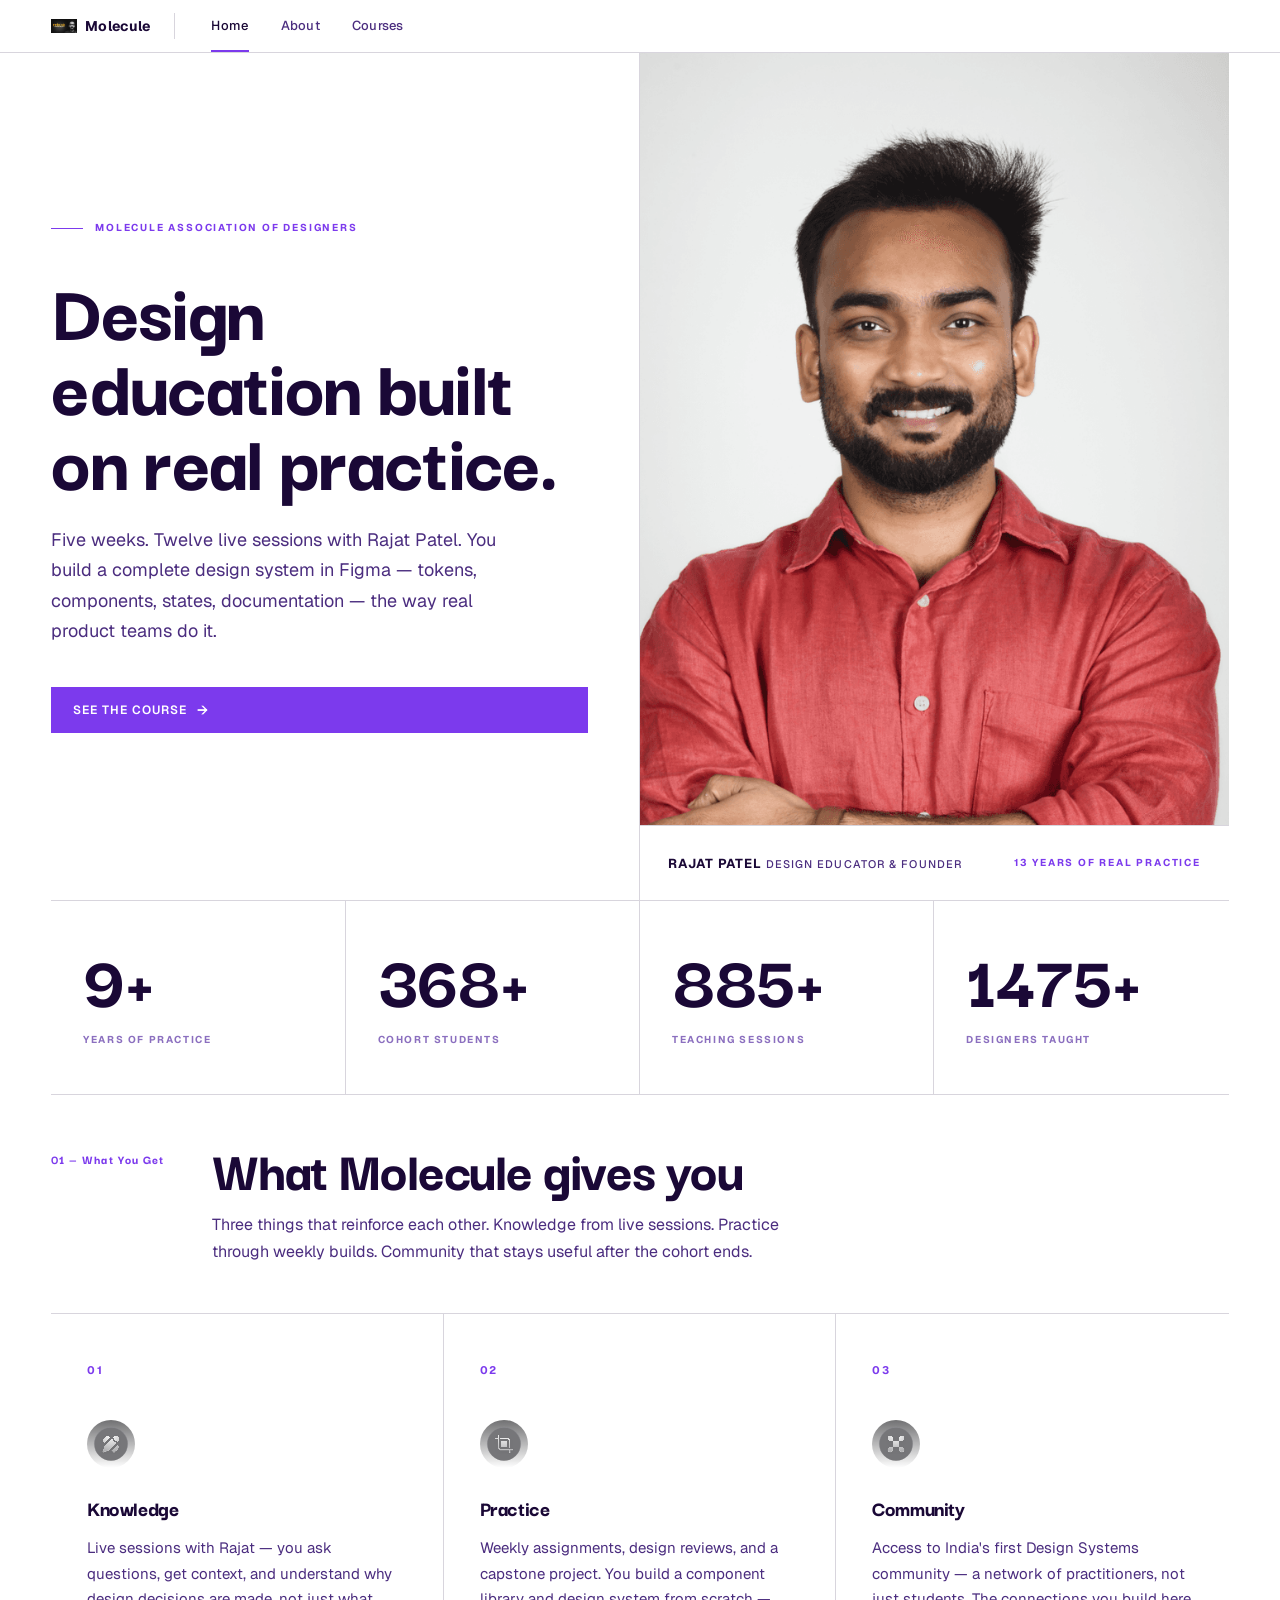
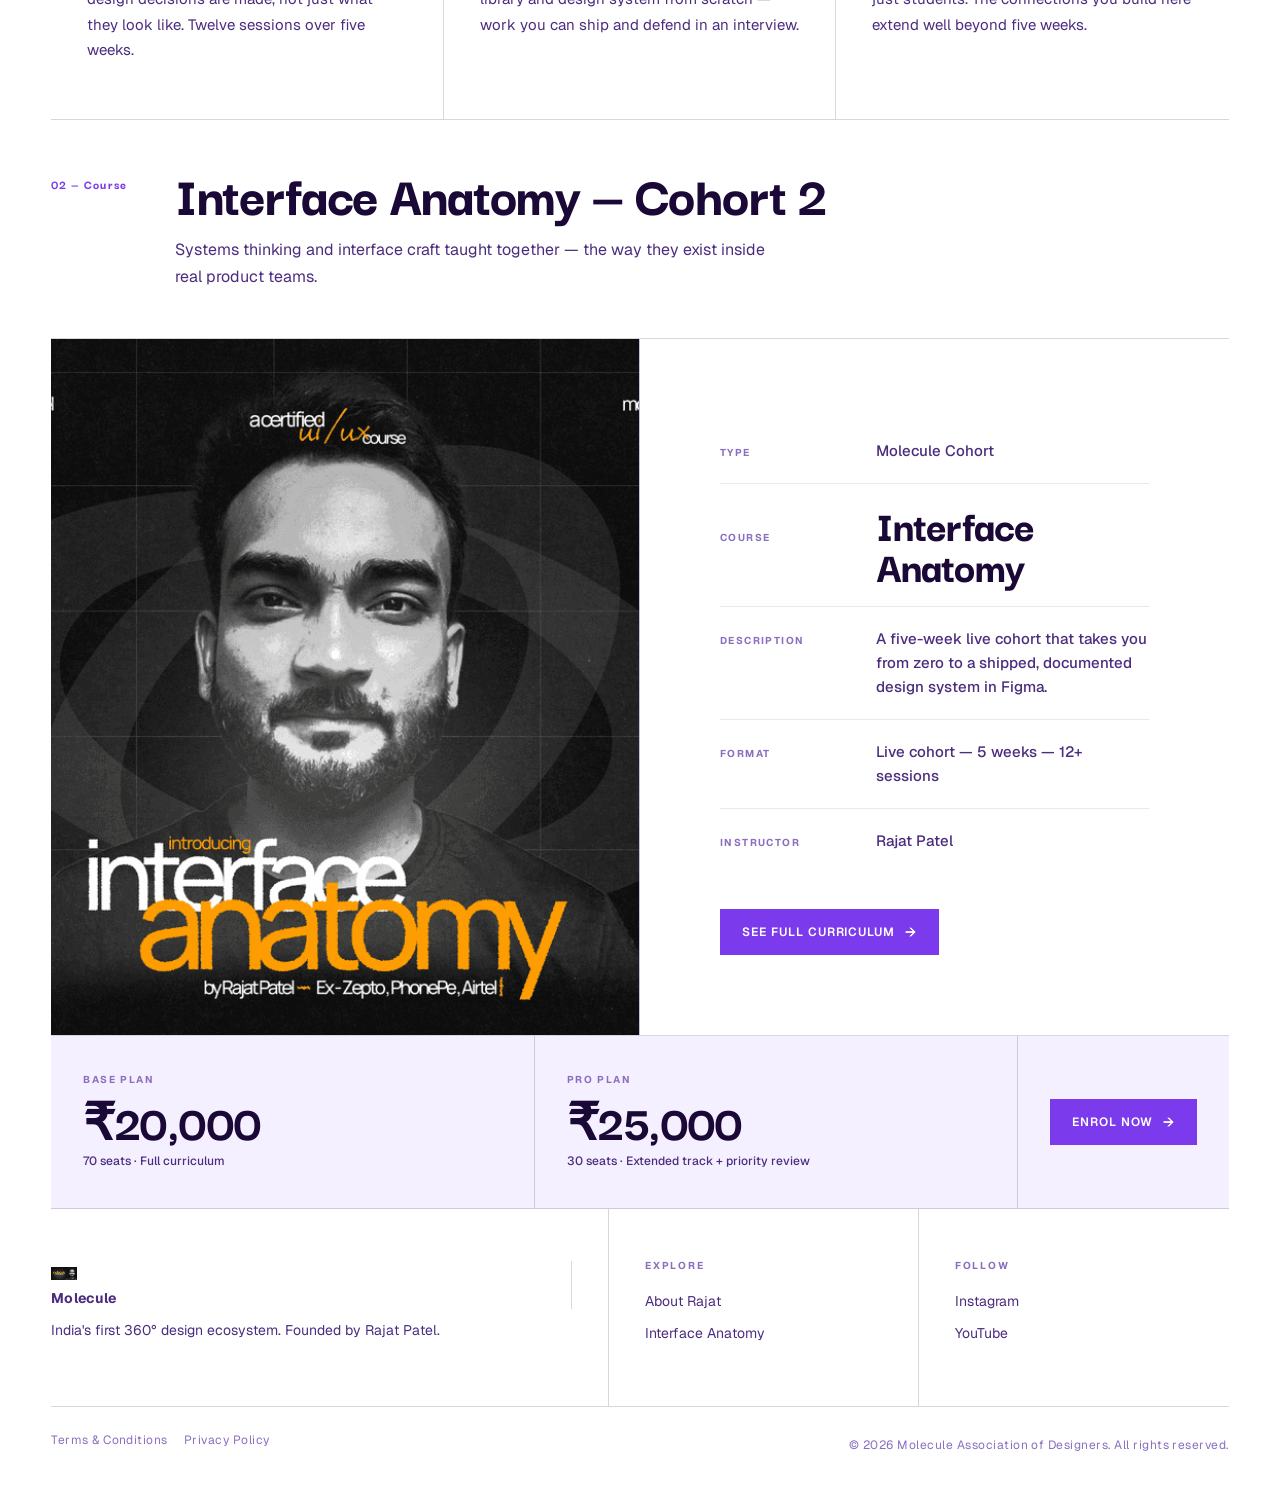
<file: index.html>
<!doctype html>
<html lang="en">
  <head>
    <meta charset="utf-8">
    <meta name="viewport" content="width=device-width, initial-scale=1">
    <title>Molecule Association of Designers</title>
    <meta name="description" content="Design education built on real practice. Live cohorts, systems-first curriculum, led by Rajat Patel — 13 years of product design experience.">
    <link rel="icon" type="image/svg+xml" href="assets/images/hero-mark.svg">
    <link rel="icon" type="image/png" href="assets/images/favicon.png">
    <link rel="stylesheet" href="styles.css">
  </head>
  <body>

    <!-- HEADER -->
    <header class="site-header">
      <div class="header-inner">
        <a class="brand" href="index.html" aria-label="Molecule home">
          <img src="assets/images/logo.png" alt="">
          <span>Molecule</span>
        </a>
        <nav class="nav" aria-label="Primary navigation">
          <a class="active" href="index.html">Home</a>
          <a href="about.html">About</a>
          <a href="interface-anatomy.html">Courses</a>
        </nav>
        <div class="header-actions">
          <button class="menu-button" type="button" aria-expanded="false" aria-controls="mobile-nav">Menu</button>
        </div>
      </div>
    </header>

    <nav class="mobile-nav" id="mobile-nav" aria-label="Mobile navigation">
      <a href="index.html">Home</a>
      <a href="about.html">About</a>
      <a href="interface-anatomy.html">Courses</a>
    </nav>

    <main>

      <!-- HERO -->
      <!-- Headline states what this IS and what it DOES. No avoidance language. -->
      <section class="hero wrap">

        <div class="hero-copy">
          <div class="hero-label">
            <span class="hero-label-line" aria-hidden="true"></span>
            <span class="hero-label-text">Molecule Association of Designers</span>
          </div>
          <h1>Design education built on real practice.</h1>
          <p class="hero-lede">Five weeks. Twelve live sessions with Rajat Patel. You build a complete design system in Figma — tokens, components, states, documentation — the way real product teams do it.</p>
          <a class="primary-action" href="interface-anatomy.html">See the Course</a>
        </div>

        <div class="hero-art">
          <div class="hero-portrait">
            <img src="assets/images/rajat.png" alt="Rajat Patel — Molecule founder and design educator">
          </div>
          <div class="hero-portrait-plate">
            <div>
              <span class="hero-portrait-name">Rajat Patel</span>
              <span class="hero-portrait-role">Design Educator &amp; Founder</span>
            </div>
            <span class="f-label f-label-orange">13 Years of Real Practice</span>
          </div>
        </div>

      </section>

      <!-- STATS -->
      <!-- Specific numbers. "2000+ Designers Taught" beats "24 Recognitions". -->
      <div class="stats-row wrap" data-stagger>
        <div class="stat-cell">
          <span class="stat-num" data-count="13">0</span>
          <span class="stat-label">Years of Practice</span>
        </div>
        <div class="stat-cell">
          <span class="stat-num" data-count="500">0</span>
          <span class="stat-label">Cohort Students</span>
        </div>
        <div class="stat-cell">
          <span class="stat-num" data-count="1200">0</span>
          <span class="stat-label">Teaching Sessions</span>
        </div>
        <div class="stat-cell">
          <span class="stat-num" data-count="2000">0</span>
          <span class="stat-label">Designers Taught</span>
        </div>
      </div>

      <!-- SECTION 01 — What Molecule gives you -->
      <!-- Plain language. Knowledge / Practice / Community maps to the 360° claim. -->
      <section class="wrap" id="pillars">
        <div class="sec-heading" data-reveal>
          <span class="sec-index">01 — What You Get</span>
          <div>
            <h2>What Molecule gives you</h2>
            <p>Three things that reinforce each other. Knowledge from live sessions. Practice through weekly builds. Community that stays useful after the cohort ends.</p>
          </div>
        </div>
        <div class="growth-grid" data-stagger>
          <div class="growth-card">
            <span class="growth-card-num">01</span>
            <img class="growth-icon" src="assets/images/icon-live.svg" alt="" loading="lazy">
            <h3>Knowledge</h3>
            <p>Live sessions with Rajat — you ask questions, get context, and understand why design decisions are made, not just what they look like. Twelve sessions over five weeks.</p>
          </div>
          <div class="growth-card">
            <span class="growth-card-num">02</span>
            <img class="growth-icon" src="assets/images/icon-systems.svg" alt="" loading="lazy">
            <h3>Practice</h3>
            <p>Weekly assignments, design reviews, and a capstone project. You build a component library and design system from scratch — work you can ship and defend in an interview.</p>
          </div>
          <div class="growth-card">
            <span class="growth-card-num">03</span>
            <img class="growth-icon" src="assets/images/icon-career.svg" alt="" loading="lazy">
            <h3>Community</h3>
            <p>Access to India's first Design Systems community — a network of practitioners, not just students. The connections you build here extend well beyond five weeks.</p>
          </div>
        </div>
      </section>

      <!-- SECTION 02 — Course feature + price teaser -->
      <!-- Pricing surfaced here. Reduces friction. -->
      <section class="wrap" id="courses">
        <div class="sec-heading" data-reveal>
          <span class="sec-index">02 — Course</span>
          <div>
            <h2>Interface Anatomy — Cohort 2</h2>
            <p>Systems thinking and interface craft taught together — the way they exist inside real product teams.</p>
          </div>
        </div>
        <div class="course-feature" data-reveal>
          <div class="course-img-wrap">
            <img src="assets/images/course-preview.png" alt="Interface Anatomy course preview" loading="lazy">
          </div>
          <div class="course-spec">
            <div class="spec-row">
              <span class="spec-key">Type</span>
              <span class="spec-val">Molecule Cohort</span>
            </div>
            <div class="spec-row">
              <span class="spec-key">Course</span>
              <span class="spec-val-large">Interface<br>Anatomy</span>
            </div>
            <div class="spec-row">
              <span class="spec-key">Description</span>
              <span class="spec-val">A five-week live cohort that takes you from zero to a shipped, documented design system in Figma.</span>
            </div>
            <div class="spec-row">
              <span class="spec-key">Format</span>
              <span class="spec-val">Live cohort — 5 weeks — 12+ sessions</span>
            </div>
            <div class="spec-row">
              <span class="spec-key">Instructor</span>
              <span class="spec-val">Rajat Patel</span>
            </div>
            <a class="primary-action" href="interface-anatomy.html">See Full Curriculum</a>
          </div>
        </div>

        <!-- PRICE TEASE — surface pricing on homepage to reduce friction -->
        <div class="price-tease" data-reveal>
          <div class="price-tease-cell">
            <span class="price-tease-label">Base Plan</span>
            <span class="price-tease-amount">₹20,000</span>
            <span class="price-tease-note">70 seats · Full curriculum</span>
          </div>
          <div class="price-tease-cell">
            <span class="price-tease-label">Pro Plan</span>
            <span class="price-tease-amount">₹25,000</span>
            <span class="price-tease-note">30 seats · Extended track + priority review</span>
          </div>
          <div class="price-tease-cta">
            <a class="primary-action" href="interface-anatomy.html#plans">Enrol Now</a>
          </div>
        </div>

      </section>

    </main>

    <!-- FOOTER -->
    <footer class="site-footer">
      <div class="wrap">
        <div class="footer-inner">
          <div class="footer-col">
            <a class="brand footer-brand" href="index.html">
              <img src="assets/images/logo.png" alt="">
              <span>Molecule</span>
            </a>
            <p>India's first 360° design ecosystem. Founded by Rajat Patel.</p>
          </div>
          <div class="footer-col">
            <h2>Explore</h2>
            <a href="about.html">About Rajat</a>
            <a href="interface-anatomy.html">Interface Anatomy</a>
          </div>
          <div class="footer-col">
            <h2>Follow</h2>
            <a href="https://www.instagram.com" rel="noreferrer">Instagram</a>
            <a href="https://www.youtube.com" rel="noreferrer">YouTube</a>
          </div>
        </div>
        <div class="footer-bottom">
          <a href="#">Terms &amp; Conditions</a>
          <a href="#">Privacy Policy</a>
          <span>© 2026 Molecule Association of Designers. All rights reserved.</span>
        </div>
      </div>
    </footer>

    <script src="script.js"></script>
  </body>
</html>
</file>
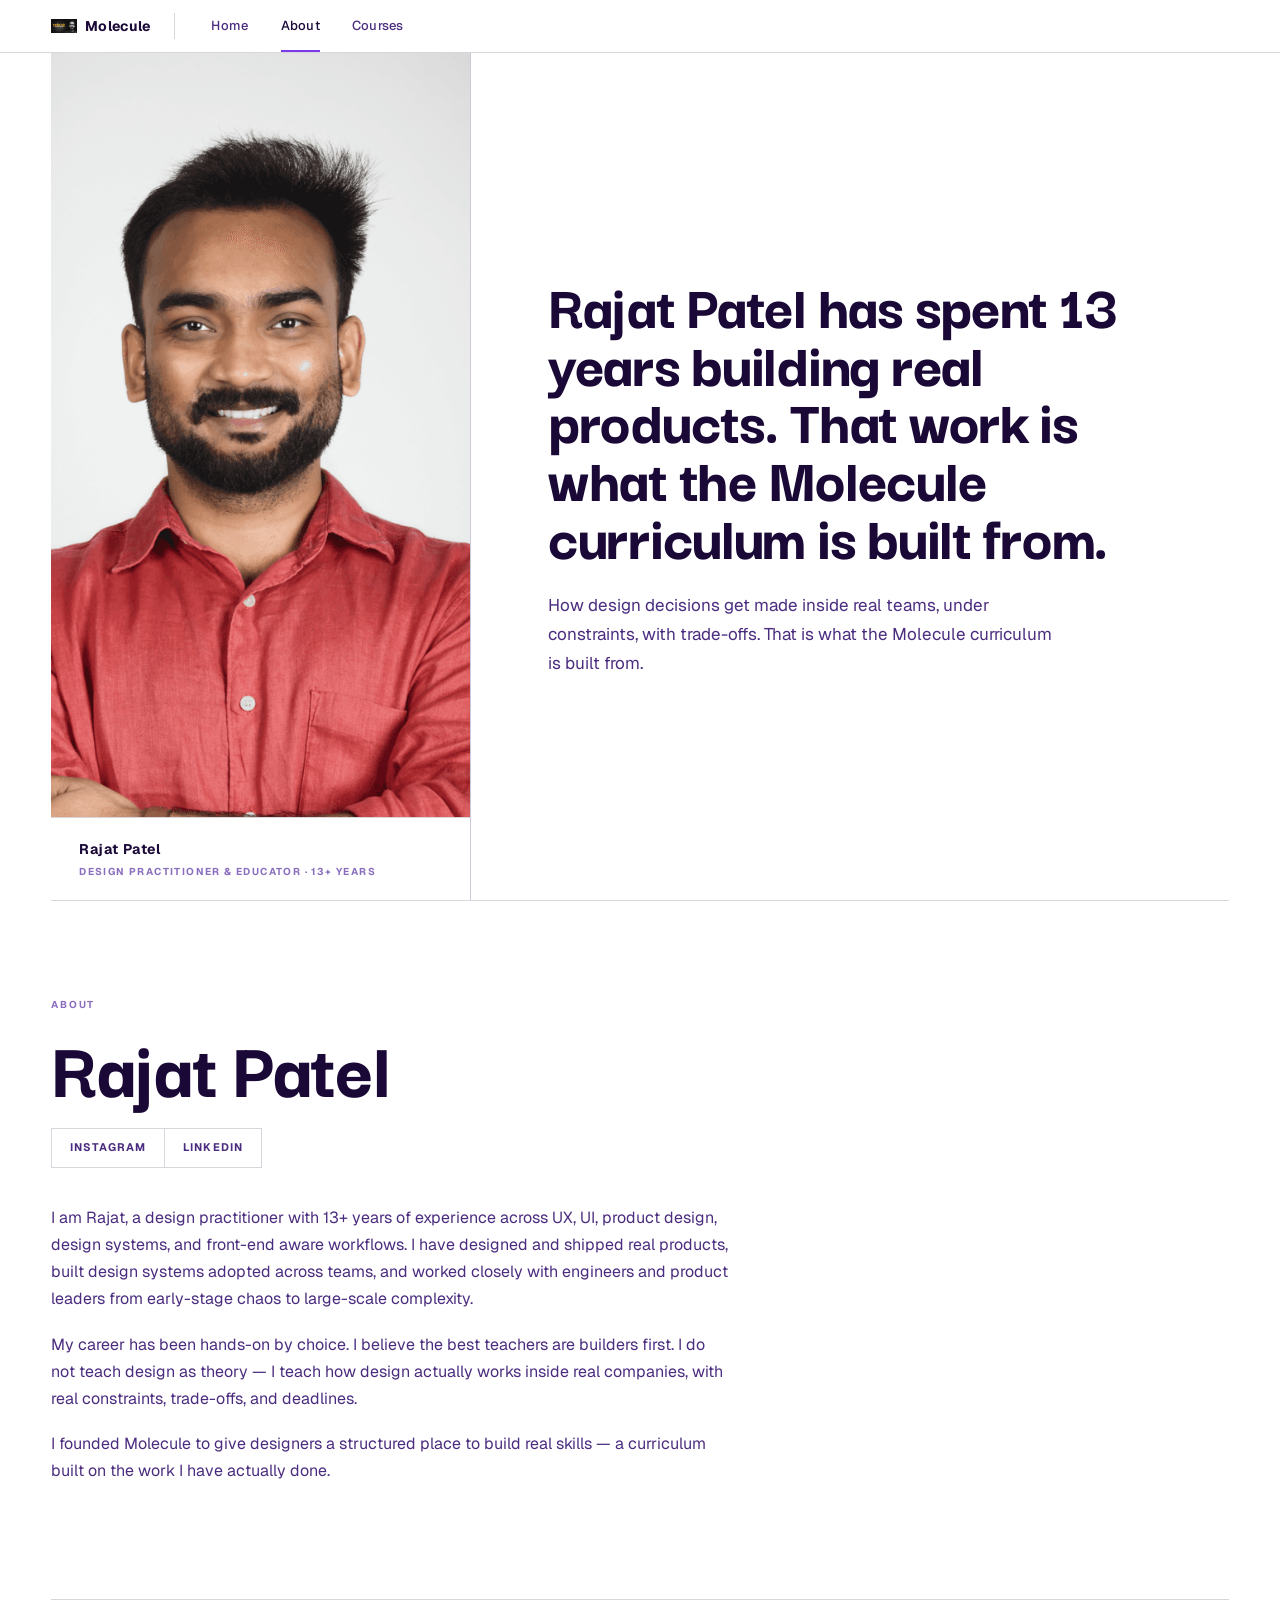
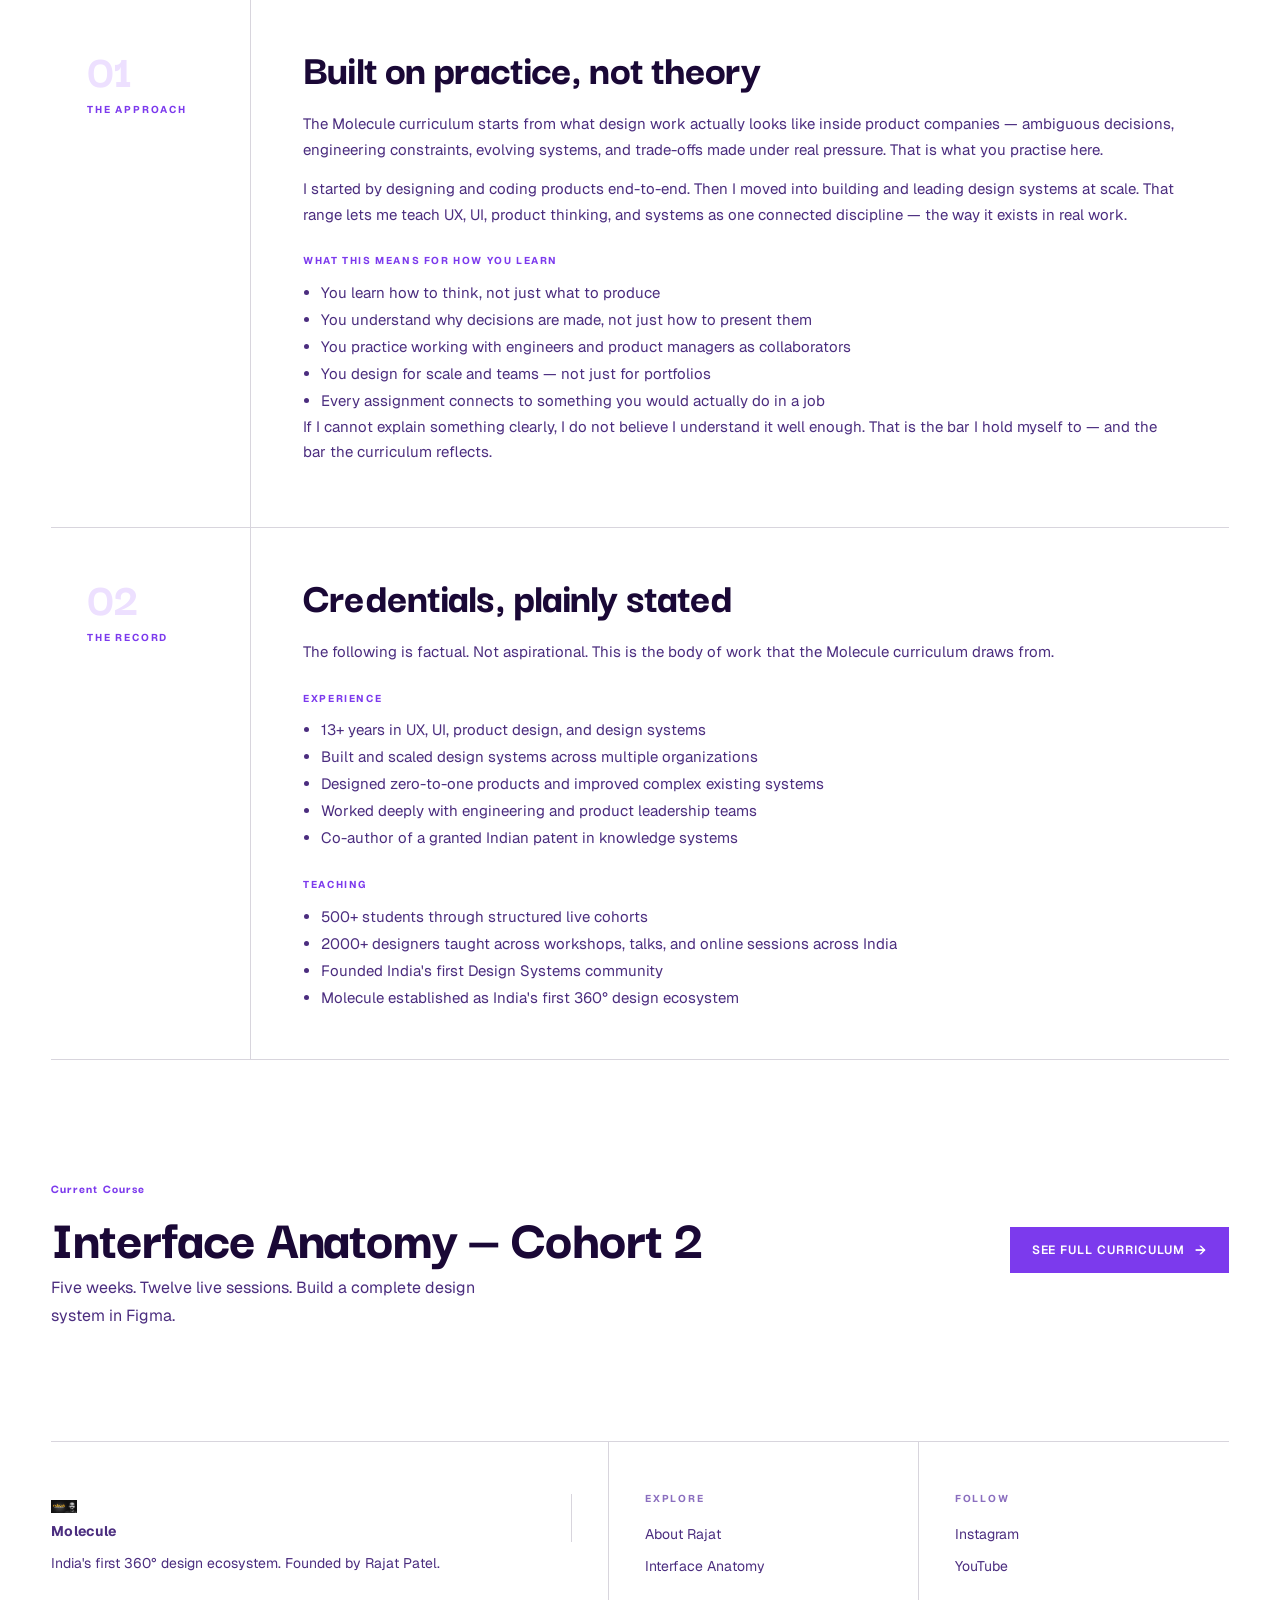
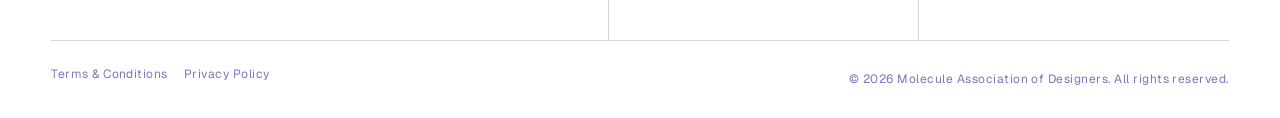
<file: about.html>
<!doctype html>
<html lang="en">
  <head>
    <meta charset="utf-8">
    <meta name="viewport" content="width=device-width, initial-scale=1">
    <title>About Rajat Patel | Molecule Association of Designers</title>
    <meta name="description" content="Rajat Patel is a design practitioner with 13+ years of experience. He founded Molecule, India's first 360° design ecosystem, and has taught 2000+ designers.">
    <link rel="icon" type="image/svg+xml" href="assets/images/hero-mark.svg">
    <link rel="icon" type="image/png" href="assets/images/favicon.png">
    <link rel="stylesheet" href="styles.css">
  </head>
  <body>

    <!-- HEADER -->
    <header class="site-header">
      <div class="header-inner">
        <a class="brand" href="index.html" aria-label="Molecule home">
          <img src="assets/images/logo.png" alt="">
          <span>Molecule</span>
        </a>
        <nav class="nav" aria-label="Primary navigation">
          <a href="index.html">Home</a>
          <a class="active" href="about.html">About</a>
          <a href="interface-anatomy.html">Courses</a>
        </nav>
        <div class="header-actions">
          <button class="menu-button" type="button" aria-expanded="false" aria-controls="mobile-nav">Menu</button>
        </div>
      </div>
    </header>

    <nav class="mobile-nav" id="mobile-nav" aria-label="Mobile navigation">
      <a href="index.html">Home</a>
      <a href="about.html">About</a>
      <a href="interface-anatomy.html">Courses</a>
    </nav>

    <main>

      <!-- ABOUT HERO -->
      <!-- Portrait left with label plate. Credentials right. -->
      <!-- Headline: specific, not generic. -->
      <section class="about-hero wrap">
        <div class="about-portrait-col">
          <img src="assets/images/rajat.png" alt="Rajat Patel — design practitioner and educator">
          <div class="about-plate">
            <strong>Rajat Patel</strong>
            <span>Design Practitioner &amp; Educator · 13+ Years</span>
          </div>
        </div>
        <div class="about-copy-col" data-reveal="right">
          <h1>Rajat Patel has spent 13 years building real products. That work is what the Molecule curriculum is built from.</h1>
          <p>How design decisions get made inside real teams, under constraints, with trade-offs. That is what the Molecule curriculum is built from.</p>
        </div>
      </section>

      <!-- BIO -->
      <section class="bio-solo wrap" data-reveal>
        <span class="f-label" style="margin-bottom:16px">About</span>
        <h2 class="bio-name">Rajat Patel</h2>
        <div class="social-row" aria-label="Social links">
          <a href="https://www.instagram.com" rel="noreferrer">Instagram</a>
          <a href="https://www.linkedin.com" rel="noreferrer">LinkedIn</a>
        </div>
        <p>I am Rajat, a design practitioner with 13+ years of experience across UX, UI, product design, design systems, and front-end aware workflows. I have designed and shipped real products, built design systems adopted across teams, and worked closely with engineers and product leaders from early-stage chaos to large-scale complexity.</p>
        <p>My career has been hands-on by choice. I believe the best teachers are builders first. I do not teach design as theory — I teach how design actually works inside real companies, with real constraints, trade-offs, and deadlines.</p>
        <p>I founded Molecule to give designers a structured place to build real skills — a curriculum built on the work I have actually done.</p>
      </section>

      <!-- ABOUT ARTICLES -->
      <!-- Two articles only. Consolidated from three. No repetition. -->
      <section class="about-articles wrap" data-stagger>

        <!-- ARTICLE 01: The approach -->
        <!-- Why Rajat teaches this way. Learning principles list. -->
        <article class="about-article">
          <div class="article-index-col">
            <span class="article-num">01</span>
            <span class="f-label f-label-orange">The Approach</span>
          </div>
          <div class="article-body">
            <h2>Built on practice, not theory</h2>
            <p>The Molecule curriculum starts from what design work actually looks like inside product companies — ambiguous decisions, engineering constraints, evolving systems, and trade-offs made under real pressure. That is what you practise here.</p>
            <p>I started by designing and coding products end-to-end. Then I moved into building and leading design systems at scale. That range lets me teach UX, UI, product thinking, and systems as one connected discipline — the way it exists in real work.</p>
            <h3>What this means for how you learn</h3>
            <ul>
              <li>You learn how to think, not just what to produce</li>
              <li>You understand why decisions are made, not just how to present them</li>
              <li>You practice working with engineers and product managers as collaborators</li>
              <li>You design for scale and teams — not just for portfolios</li>
              <li>Every assignment connects to something you would actually do in a job</li>
            </ul>
            <p>If I cannot explain something clearly, I do not believe I understand it well enough. That is the bar I hold myself to — and the bar the curriculum reflects.</p>
          </div>
        </article>

        <!-- ARTICLE 02: The record -->
        <!-- Factual list. No assertion without proof. -->
        <article class="about-article">
          <div class="article-index-col">
            <span class="article-num">02</span>
            <span class="f-label f-label-orange">The Record</span>
          </div>
          <div class="article-body">
            <h2>Credentials, plainly stated</h2>
            <p>The following is factual. Not aspirational. This is the body of work that the Molecule curriculum draws from.</p>
            <h3>Experience</h3>
            <ul>
              <li>13+ years in UX, UI, product design, and design systems</li>
              <li>Built and scaled design systems across multiple organizations</li>
              <li>Designed zero-to-one products and improved complex existing systems</li>
              <li>Worked deeply with engineering and product leadership teams</li>
              <li>Co-author of a granted Indian patent in knowledge systems</li>
            </ul>
            <h3>Teaching</h3>
            <ul>
              <li>500+ students through structured live cohorts</li>
              <li>2000+ designers taught across workshops, talks, and online sessions across India</li>
              <li>Founded India's first Design Systems community</li>
              <li>Molecule established as India's first 360° design ecosystem</li>
            </ul>
          </div>
        </article>

      </section>

      <!-- COURSE CTA -->
      <section class="wrap" id="courses">
        <div class="course-cta" data-reveal>
          <div>
            <span class="sec-index">Current Course</span>
            <h2>Interface Anatomy — Cohort 2</h2>
            <p>Five weeks. Twelve live sessions. Build a complete design system in Figma.</p>
          </div>
          <div class="course-cta-actions">
            <a class="primary-action" href="interface-anatomy.html">See Full Curriculum</a>
          </div>
        </div>
      </section>

    </main>

    <!-- FOOTER -->
    <footer class="site-footer">
      <div class="wrap">
        <div class="footer-inner">
          <div class="footer-col">
            <a class="brand footer-brand" href="index.html">
              <img src="assets/images/logo.png" alt="">
              <span>Molecule</span>
            </a>
            <p>India's first 360° design ecosystem. Founded by Rajat Patel.</p>
          </div>
          <div class="footer-col">
            <h2>Explore</h2>
            <a href="about.html">About Rajat</a>
            <a href="interface-anatomy.html">Interface Anatomy</a>
          </div>
          <div class="footer-col">
            <h2>Follow</h2>
            <a href="https://www.instagram.com" rel="noreferrer">Instagram</a>
            <a href="https://www.youtube.com" rel="noreferrer">YouTube</a>
          </div>
        </div>
        <div class="footer-bottom">
          <a href="#">Terms &amp; Conditions</a>
          <a href="#">Privacy Policy</a>
          <span>© 2026 Molecule Association of Designers. All rights reserved.</span>
        </div>
      </div>
    </footer>

    <script src="script.js"></script>
  </body>
</html>
</file>
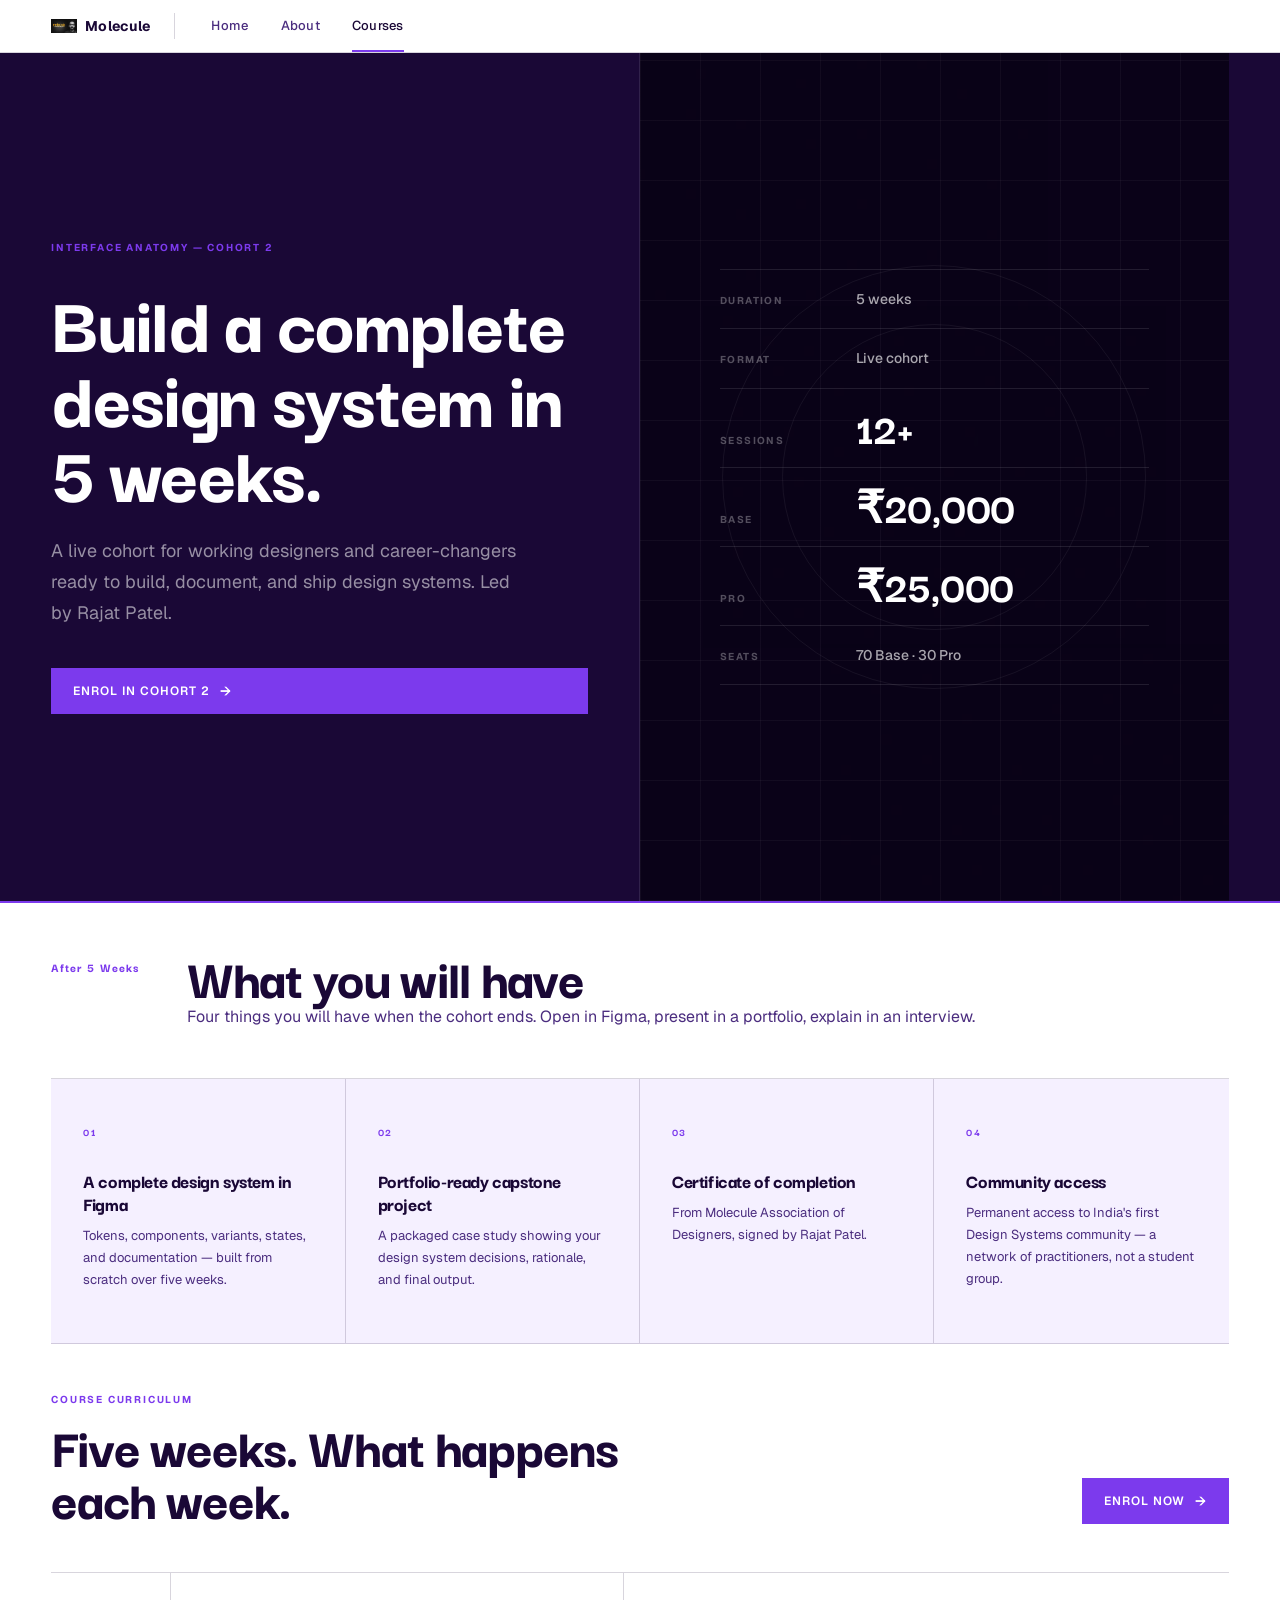
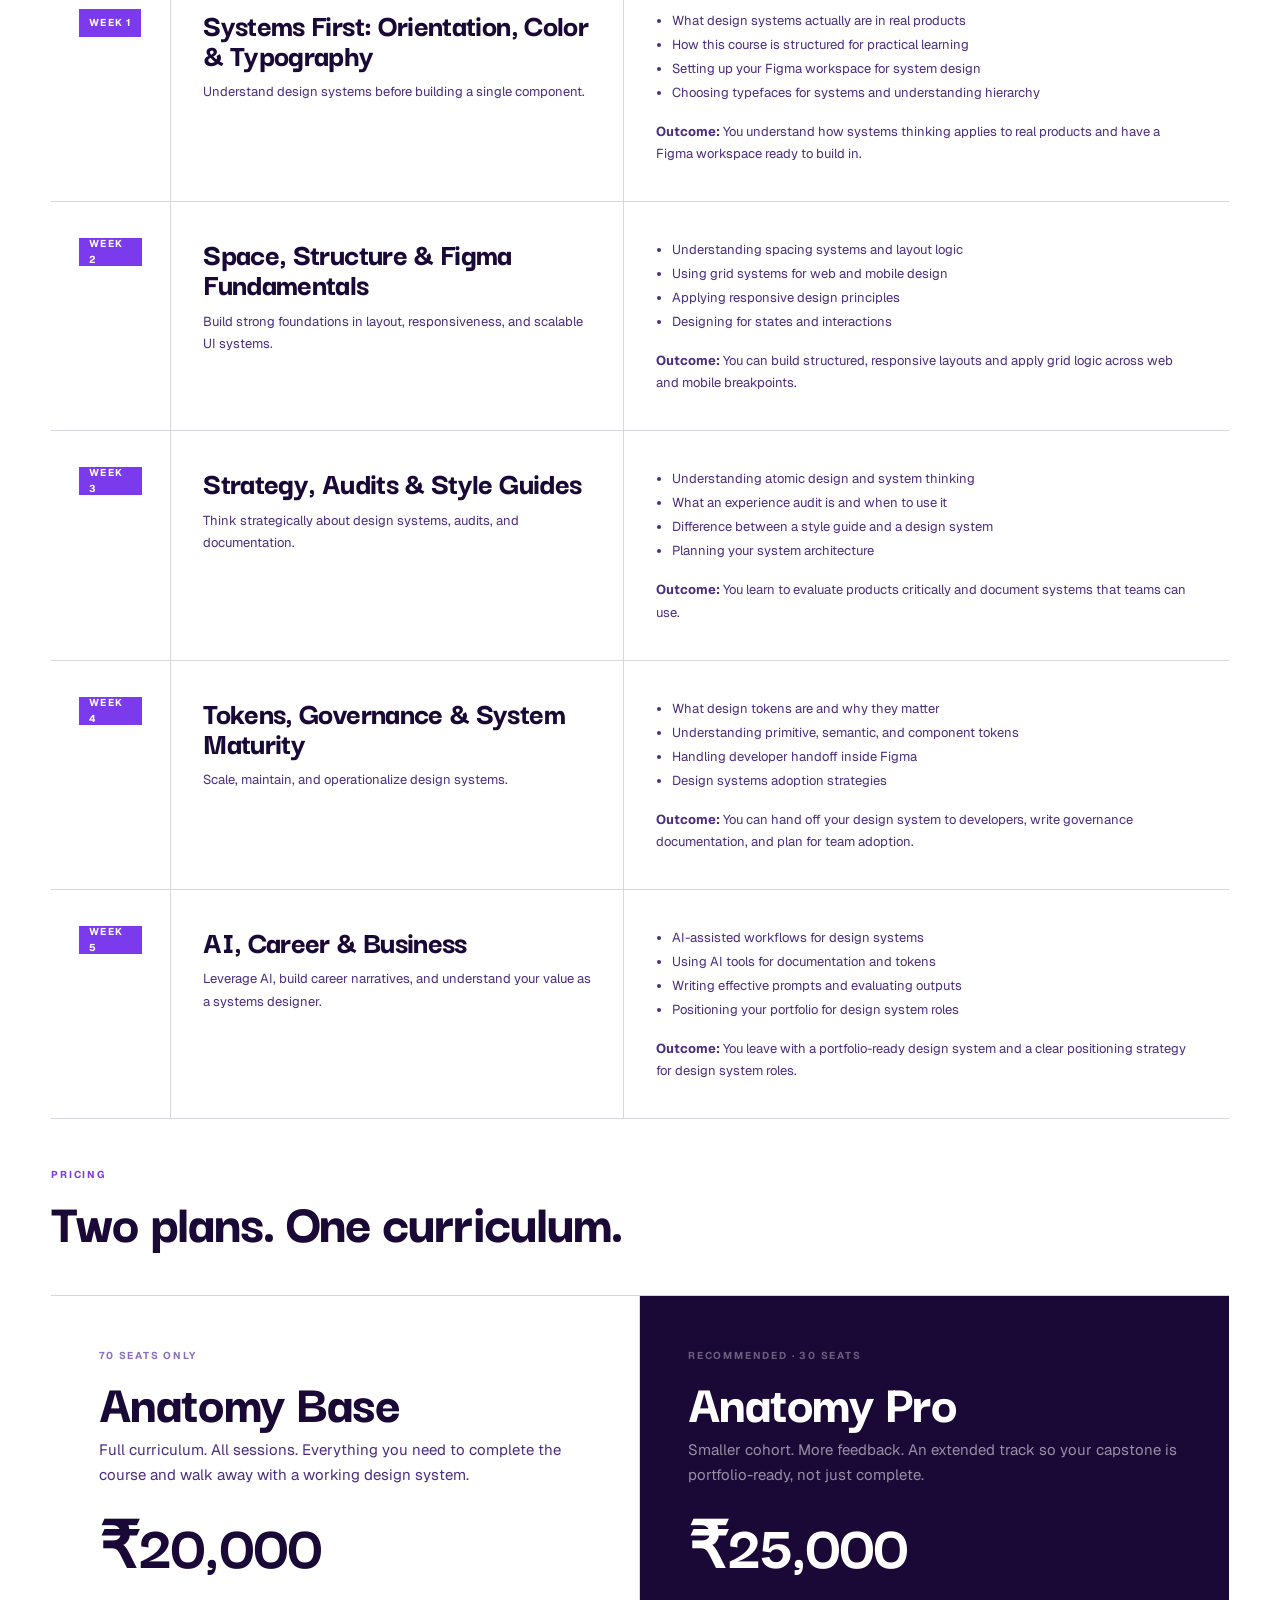
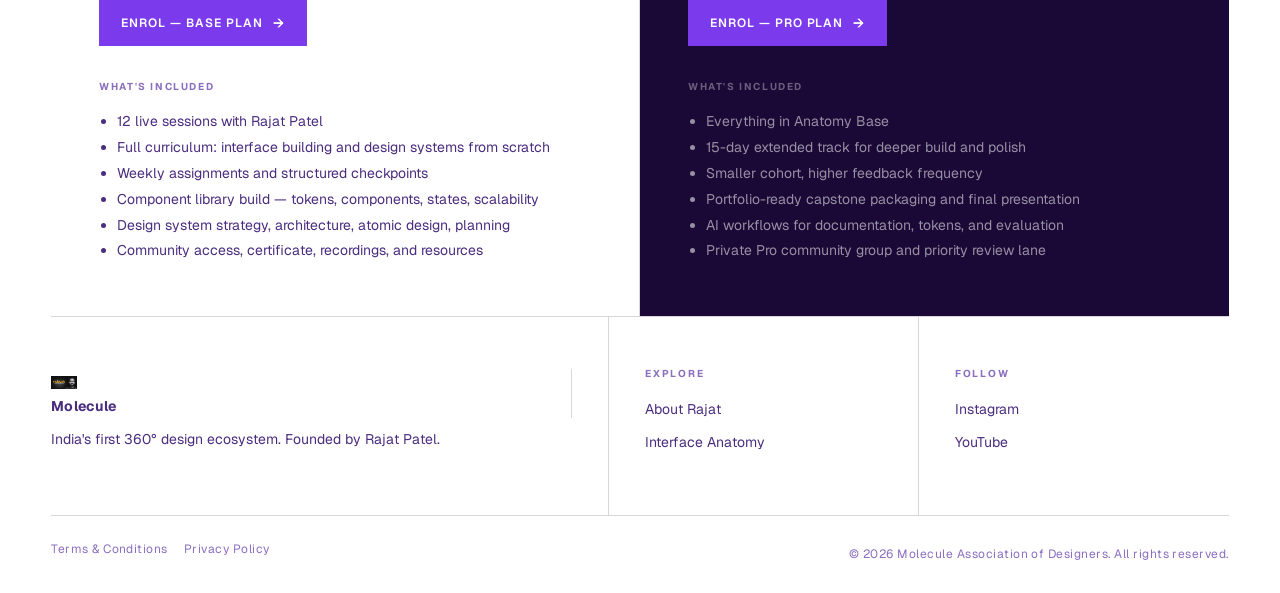
<file: interface-anatomy.html>
<!doctype html>
<html lang="en">
  <head>
    <meta charset="utf-8">
    <meta name="viewport" content="width=device-width, initial-scale=1">
    <title>Interface Anatomy — Cohort 2 | Molecule</title>
    <meta name="description" content="Interface Anatomy is a live cohort-based course. 5 weeks, 12+ sessions. Build a complete design system in Figma. Led by Rajat Patel. Base ₹20,000 · Pro ₹25,000.">
    <link rel="icon" type="image/svg+xml" href="assets/images/hero-mark.svg">
    <link rel="icon" type="image/png" href="assets/images/favicon.png">
    <link rel="stylesheet" href="styles.css">
  </head>
  <body>

    <!-- HEADER -->
    <header class="site-header">
      <div class="header-inner">
        <a class="brand" href="index.html" aria-label="Molecule home">
          <img src="assets/images/logo.png" alt="">
          <span>Molecule</span>
        </a>
        <nav class="nav" aria-label="Primary navigation">
          <a href="index.html">Home</a>
          <a href="about.html">About</a>
          <a class="active" href="interface-anatomy.html">Courses</a>
        </nav>
        <div class="header-actions">
          <button class="menu-button" type="button" aria-expanded="false" aria-controls="mobile-nav">Menu</button>
        </div>
      </div>
    </header>

    <nav class="mobile-nav" id="mobile-nav" aria-label="Mobile navigation">
      <a href="index.html">Home</a>
      <a href="about.html">About</a>
      <a href="interface-anatomy.html">Courses</a>
    </nav>

    <main>

      <!-- COURSE HERO — dark / ink background -->
      <!-- Left: headline + description + CTA -->
      <!-- Right: spec panel with orbit art (only here, not homepage) -->
      <section class="course-hero">
        <div class="course-hero-inner wrap">

          <div class="course-hero-copy">
            <span class="f-label f-label-orange" style="margin-bottom:28px">Interface Anatomy — Cohort 2</span>
            <h1>Build a complete design system in 5 weeks.</h1>
            <p>A live cohort for working designers and career-changers ready to build, document, and ship design systems. Led by Rajat Patel.</p>
            <a class="primary-action" href="https://forms.gle" rel="noreferrer">Enrol in Cohort 2</a>
          </div>

          <div class="course-hero-art">
            <!-- Background SVGs — very subtle, blueprint quality -->
            <img class="bg-svg" src="assets/images/course-bg-1.svg" alt="" aria-hidden="true">
            <img class="bg-svg" src="assets/images/course-bg-2.svg" alt="" aria-hidden="true">
            <img class="bg-svg" src="assets/images/course-bg-3.svg" alt="" aria-hidden="true">
            <!-- Orbit animation: kept on course page only, very subtle -->
            <div class="orbit-wrap" aria-hidden="true">
              <div class="orbit orbit-one"></div>
              <div class="orbit orbit-two"></div>
              <img class="orbit-mark" src="assets/images/hero-mark.svg" alt="">
            </div>
            <div class="course-hero-spec">
              <div class="hero-spec-row">
                <span class="hero-spec-key">Duration</span>
                <span class="hero-spec-val">5 weeks</span>
              </div>
              <div class="hero-spec-row">
                <span class="hero-spec-key">Format</span>
                <span class="hero-spec-val">Live cohort</span>
              </div>
              <div class="hero-spec-row">
                <span class="hero-spec-key">Sessions</span>
                <span class="hero-spec-val-lg">12+</span>
              </div>
              <div class="hero-spec-row">
                <span class="hero-spec-key">Base</span>
                <span class="hero-spec-val-lg">₹20,000</span>
              </div>
              <div class="hero-spec-row">
                <span class="hero-spec-key">Pro</span>
                <span class="hero-spec-val-lg">₹25,000</span>
              </div>
              <div class="hero-spec-row">
                <span class="hero-spec-key">Seats</span>
                <span class="hero-spec-val">70 Base · 30 Pro</span>
              </div>
            </div>
          </div>

        </div>
      </section>

      <!-- DELIVERABLES -->
      <!-- Outcome BEFORE process. What you will have after 5 weeks. -->
      <section class="wrap">
        <div class="deliverables-head" data-reveal>
          <span class="sec-index">After 5 Weeks</span>
          <div>
            <h2>What you will have</h2>
            <p>Four things you will have when the cohort ends. Open in Figma, present in a portfolio, explain in an interview.</p>
          </div>
        </div>
        <div class="deliverables-grid" data-stagger>
          <div class="deliverable-cell">
            <span class="deliverable-num">01</span>
            <h3>A complete design system in Figma</h3>
            <p>Tokens, components, variants, states, and documentation — built from scratch over five weeks.</p>
          </div>
          <div class="deliverable-cell">
            <span class="deliverable-num">02</span>
            <h3>Portfolio-ready capstone project</h3>
            <p>A packaged case study showing your design system decisions, rationale, and final output.</p>
          </div>
          <div class="deliverable-cell">
            <span class="deliverable-num">03</span>
            <h3>Certificate of completion</h3>
            <p>From Molecule Association of Designers, signed by Rajat Patel.</p>
          </div>
          <div class="deliverable-cell">
            <span class="deliverable-num">04</span>
            <h3>Community access</h3>
            <p>Permanent access to India's first Design Systems community — a network of practitioners, not a student group.</p>
          </div>
        </div>
      </section>

      <!-- CURRICULUM -->
      <section class="curriculum wrap">
        <div class="curriculum-head" data-reveal>
          <div>
            <span class="f-label f-label-orange" style="margin-bottom:12px">Course Curriculum</span>
            <h2>Five weeks. What happens each week.</h2>
          </div>
          <a class="primary-action" href="https://forms.gle" rel="noreferrer">Enrol Now</a>
        </div>

        <div class="week-list" data-stagger>

          <article class="week-row">
            <div class="week-badge-col">
              <span class="week-badge">Week 1</span>
            </div>
            <div class="week-title-col">
              <h3>Systems First: Orientation, Color &amp; Typography</h3>
              <p>Understand design systems before building a single component.</p>
            </div>
            <div class="week-detail-col">
              <ul>
                <li>What design systems actually are in real products</li>
                <li>How this course is structured for practical learning</li>
                <li>Setting up your Figma workspace for system design</li>
                <li>Choosing typefaces for systems and understanding hierarchy</li>
              </ul>
              <p><strong>Outcome:</strong> You understand how systems thinking applies to real products and have a Figma workspace ready to build in.</p>
            </div>
          </article>

          <article class="week-row">
            <div class="week-badge-col">
              <span class="week-badge">Week 2</span>
            </div>
            <div class="week-title-col">
              <h3>Space, Structure &amp; Figma Fundamentals</h3>
              <p>Build strong foundations in layout, responsiveness, and scalable UI systems.</p>
            </div>
            <div class="week-detail-col">
              <ul>
                <li>Understanding spacing systems and layout logic</li>
                <li>Using grid systems for web and mobile design</li>
                <li>Applying responsive design principles</li>
                <li>Designing for states and interactions</li>
              </ul>
              <p><strong>Outcome:</strong> You can build structured, responsive layouts and apply grid logic across web and mobile breakpoints.</p>
            </div>
          </article>

          <article class="week-row">
            <div class="week-badge-col">
              <span class="week-badge">Week 3</span>
            </div>
            <div class="week-title-col">
              <h3>Strategy, Audits &amp; Style Guides</h3>
              <p>Think strategically about design systems, audits, and documentation.</p>
            </div>
            <div class="week-detail-col">
              <ul>
                <li>Understanding atomic design and system thinking</li>
                <li>What an experience audit is and when to use it</li>
                <li>Difference between a style guide and a design system</li>
                <li>Planning your system architecture</li>
              </ul>
              <p><strong>Outcome:</strong> You learn to evaluate products critically and document systems that teams can use.</p>
            </div>
          </article>

          <article class="week-row">
            <div class="week-badge-col">
              <span class="week-badge">Week 4</span>
            </div>
            <div class="week-title-col">
              <h3>Tokens, Governance &amp; System Maturity</h3>
              <p>Scale, maintain, and operationalize design systems.</p>
            </div>
            <div class="week-detail-col">
              <ul>
                <li>What design tokens are and why they matter</li>
                <li>Understanding primitive, semantic, and component tokens</li>
                <li>Handling developer handoff inside Figma</li>
                <li>Design systems adoption strategies</li>
              </ul>
              <p><strong>Outcome:</strong> You can hand off your design system to developers, write governance documentation, and plan for team adoption.</p>
            </div>
          </article>

          <article class="week-row">
            <div class="week-badge-col">
              <span class="week-badge">Week 5</span>
            </div>
            <div class="week-title-col">
              <h3>AI, Career &amp; Business</h3>
              <p>Leverage AI, build career narratives, and understand your value as a systems designer.</p>
            </div>
            <div class="week-detail-col">
              <ul>
                <li>AI-assisted workflows for design systems</li>
                <li>Using AI tools for documentation and tokens</li>
                <li>Writing effective prompts and evaluating outputs</li>
                <li>Positioning your portfolio for design system roles</li>
              </ul>
              <p><strong>Outcome:</strong> You leave with a portfolio-ready design system and a clear positioning strategy for design system roles.</p>
            </div>
          </article>

        </div>
      </section>

      <!-- PRICING -->
      <!-- Two plans. Featured card is dark/ink. -->
      <section class="plans wrap" id="plans">
        <div class="plans-head" data-reveal>
          <span class="f-label f-label-orange" style="margin-bottom:12px">Pricing</span>
          <h2>Two plans. One curriculum.</h2>
        </div>
        <div class="plan-grid" data-stagger>

          <article class="plan-card">
            <span class="f-label">70 Seats Only</span>
            <h3 class="plan-name">Anatomy Base</h3>
            <p class="plan-desc">Full curriculum. All sessions. Everything you need to complete the course and walk away with a working design system.</p>
            <span class="plan-price">₹20,000</span>
            <a class="primary-action" href="https://forms.gle" rel="noreferrer">Enrol — Base Plan</a>
            <p class="plan-include">What's included</p>
            <ul>
              <li>12 live sessions with Rajat Patel</li>
              <li>Full curriculum: interface building and design systems from scratch</li>
              <li>Weekly assignments and structured checkpoints</li>
              <li>Component library build — tokens, components, states, scalability</li>
              <li>Design system strategy, architecture, atomic design, planning</li>
              <li>Community access, certificate, recordings, and resources</li>
            </ul>
          </article>

          <article class="plan-card featured">
            <span class="f-label">Recommended · 30 Seats</span>
            <h3 class="plan-name">Anatomy Pro</h3>
            <p class="plan-desc">Smaller cohort. More feedback. An extended track so your capstone is portfolio-ready, not just complete.</p>
            <span class="plan-price">₹25,000</span>
            <a class="primary-action" href="https://forms.gle" rel="noreferrer">Enrol — Pro Plan</a>
            <p class="plan-include">What's included</p>
            <ul>
              <li>Everything in Anatomy Base</li>
              <li>15-day extended track for deeper build and polish</li>
              <li>Smaller cohort, higher feedback frequency</li>
              <li>Portfolio-ready capstone packaging and final presentation</li>
              <li>AI workflows for documentation, tokens, and evaluation</li>
              <li>Private Pro community group and priority review lane</li>
            </ul>
          </article>

        </div>
      </section>

    </main>

    <!-- FOOTER -->
    <footer class="site-footer">
      <div class="wrap">
        <div class="footer-inner">
          <div class="footer-col">
            <a class="brand footer-brand" href="index.html">
              <img src="assets/images/logo.png" alt="">
              <span>Molecule</span>
            </a>
            <p>India's first 360° design ecosystem. Founded by Rajat Patel.</p>
          </div>
          <div class="footer-col">
            <h2>Explore</h2>
            <a href="about.html">About Rajat</a>
            <a href="interface-anatomy.html">Interface Anatomy</a>
          </div>
          <div class="footer-col">
            <h2>Follow</h2>
            <a href="https://www.instagram.com" rel="noreferrer">Instagram</a>
            <a href="https://www.youtube.com" rel="noreferrer">YouTube</a>
          </div>
        </div>
        <div class="footer-bottom">
          <a href="#">Terms &amp; Conditions</a>
          <a href="#">Privacy Policy</a>
          <span>© 2026 Molecule Association of Designers. All rights reserved.</span>
        </div>
      </div>
    </footer>

    <script src="script.js"></script>
  </body>
</html>
</file>
<file: styles.css>
/* ============================================================
   MOLECULE — Dieter Rams Edition
   "Good design is as little design as possible."
   Inspired by Braun product design 1955–1995
   ============================================================ */

/* ── FONTS ──────────────────────────────────────────────── */
@font-face {
  font-family: "Darker Grotesque";
  font-style: normal;
  font-weight: 700;
  font-display: swap;
  src: url("assets/fonts/darker-grotesque-700.ttf") format("truetype");
}
@font-face {
  font-family: "Darker Grotesque";
  font-style: normal;
  font-weight: 800;
  font-display: swap;
  src: url("assets/fonts/darker-grotesque-800.ttf") format("truetype");
}
@font-face {
  font-family: "Geist";
  font-style: normal;
  font-weight: 400;
  font-display: swap;
  src: url("assets/fonts/geist-400.ttf") format("truetype");
}
@font-face {
  font-family: "Geist";
  font-style: normal;
  font-weight: 500;
  font-display: swap;
  src: url("assets/fonts/geist-500.ttf") format("truetype");
}
@font-face {
  font-family: "Geist";
  font-style: normal;
  font-weight: 600;
  font-display: swap;
  src: url("assets/fonts/geist-600.ttf") format("truetype");
}
@font-face {
  font-family: "Geist";
  font-style: normal;
  font-weight: 700;
  font-display: swap;
  src: url("assets/fonts/geist-700.ttf") format("truetype");
}

/* ── TOKENS ─────────────────────────────────────────────── */
:root {
  /* Purple palette — clean white, deep violet, vivid purple accent */
  --bg:      #ffffff;
  --bg-2:    #f5f0ff;   /* barely-purple white — panel recess */
  --bg-3:    #ede0ff;   /* light violet panel */
  --ink:     #1a0836;   /* near-black deep violet */
  --mid:     #4b2d7f;   /* medium purple — body text */
  --dim:     #8b6fbf;   /* muted lavender — labels */
  --line:    rgba(26, 8, 54, 0.09);
  --line-2:  rgba(26, 8, 54, 0.17);
  --line-3:  rgba(26, 8, 54, 0.32);

  /* Vivid violet — the one accent. Only for function. */
  --orange:  #7c3aed;
  --orange-b:#8b5cf6;

  --max: 1200px;
  --p:   clamp(24px, 4vw, 56px);
  --sec: clamp(88px, 11vw, 140px);
}

/* ── RESET ──────────────────────────────────────────────── */
*, *::before, *::after { box-sizing: border-box; margin: 0; padding: 0; }
html { scroll-behavior: smooth; -webkit-text-size-adjust: 100%; }

body {
  background: var(--bg);
  color: var(--ink);
  font-family: "Geist", system-ui, sans-serif;
  font-size: 16px;
  line-height: 1.6;
  min-height: 100dvh;
}

a   { color: inherit; text-decoration: none; }
img { display: block; max-width: 100%; height: auto; }
ul  { list-style: none; }

/* ── TYPOGRAPHY ─────────────────────────────────────────── */
h1, h2, h3 {
  font-family: "Darker Grotesque", sans-serif;
  font-weight: 800;
  letter-spacing: -0.02em;
  line-height: 0.90;
}

/* Controlled sizes — not massive. Type serves content. */
h1 { font-size: clamp(48px, 6.5vw, 96px); }
h2 { font-size: clamp(32px, 4.5vw, 64px); }
h3 { font-size: clamp(18px, 1.8vw, 26px); line-height: 1.15; }

p  { color: var(--mid); line-height: 1.7; }

/* Functional label — like Braun product markings */
.f-label {
  display: block;
  font-size: 10px;
  font-weight: 700;
  letter-spacing: 0.18em;
  text-transform: uppercase;
  color: var(--dim);
}

.f-label-orange { color: var(--orange); }

/* ── LAYOUT ─────────────────────────────────────────────── */
.wrap {
  width: min(calc(100% - var(--p) * 2), var(--max));
  margin-inline: auto;
}

/* ── HEADER ─────────────────────────────────────────────── */
/* Flat. 52px. Ruled bottom. Three-column grid. */
.site-header {
  position: sticky;
  top: 0;
  z-index: 50;
  background: var(--bg);
  border-bottom: 1px solid var(--line-2);
}

.header-inner {
  display: grid;
  grid-template-columns: auto 1fr auto;
  align-items: center;
  height: 52px;
  width: min(calc(100% - var(--p) * 2), var(--max));
  margin-inline: auto;
  gap: 0;
}

.brand {
  display: inline-flex;
  align-items: center;
  gap: 8px;
  font-size: 14px;
  font-weight: 700;
  letter-spacing: 0.02em;
  padding-right: 24px;
  border-right: 1px solid var(--line-2);
}

.brand img {
  width: 26px;
  height: 26px;
  object-fit: contain;
}


/* Nav — active state: 2px orange bottom border */
.nav {
  display: flex;
  align-items: center;
  padding-inline: 20px;
  gap: 0;
}

.nav a {
  position: relative;
  display: inline-flex;
  align-items: center;
  height: 52px;
  padding: 0 16px;
  font-size: 13px;
  font-weight: 500;
  letter-spacing: 0.02em;
  color: var(--mid);
  transition: color 0.2s;
}

.nav a::after {
  content: "";
  position: absolute;
  bottom: 0;
  left: 16px;
  right: 16px;
  height: 2px;
  background: var(--orange);
  transform: scaleX(0);
  transition: transform 0.2s ease;
}

.nav a:hover         { color: var(--ink); }
.nav a.active        { color: var(--ink); }
.nav a.active::after { transform: scaleX(1); }

/* Actions */
.header-actions {
  display: flex;
  align-items: center;
  gap: 0;
  padding-left: 24px;
  border-left: 1px solid var(--line-2);
}


.menu-button {
  display: none;
  align-items: center;
  height: 36px;
  padding: 0 16px;
  background: none;
  border: 1px solid var(--line-2);
  color: var(--mid);
  font: 600 12px/1 "Geist", sans-serif;
  letter-spacing: 0.06em;
  text-transform: uppercase;
  cursor: pointer;
  transition: background 0.2s;
}

.menu-button:hover { background: var(--bg-2); color: var(--ink); }

/* Mobile Nav */
.mobile-nav {
  display: none;
  background: var(--bg);
  border-bottom: 1px solid var(--line-2);
}

.mobile-nav.is-open { display: block; }

.mobile-nav a {
  display: block;
  padding: 14px calc(var(--p));
  font-size: 14px;
  font-weight: 500;
  color: var(--mid);
  border-bottom: 1px solid var(--line);
  transition: background 0.15s, color 0.15s;
}

.mobile-nav a:last-child  { border-bottom: 0; }
.mobile-nav a:hover       { background: var(--bg-2); color: var(--ink); }

/* ── PRIMARY ACTION — border-radius: 0, uppercase 12px ───── */
.primary-action {
  display: inline-flex;
  align-items: center;
  gap: 10px;
  height: 46px;
  padding: 0 22px;
  border-radius: 0;
  background: var(--orange);
  color: #fff;
  font: 600 12px/1 "Geist", sans-serif;
  letter-spacing: 0.08em;
  text-transform: uppercase;
  transition: background 0.2s;
  border: none;
  cursor: pointer;
}

.primary-action::after { content: "→"; font-size: 14px; }
.primary-action:hover  { background: var(--orange-b); }

/* ── HERO ───────────────────────────────────────────────── */
/* Two-column. Portrait right. No orbits on homepage. */
.hero {
  display: grid;
  grid-template-columns: 1fr 1fr;
  min-height: calc(100svh - 52px);
  border-bottom: 1px solid var(--line-2);
}

.hero-copy {
  display: flex;
  flex-direction: column;
  justify-content: center;
  padding: clamp(56px, 9vw, 112px) var(--p) clamp(56px, 9vw, 112px) 0;
  border-right: 1px solid var(--line-2);
}

.hero-label {
  display: flex;
  align-items: center;
  gap: 12px;
  margin-bottom: 36px;
}

.hero-label-line {
  width: 32px;
  height: 1px;
  background: var(--orange);
  flex-shrink: 0;
}

.hero-label-text {
  font-size: 10px;
  font-weight: 700;
  letter-spacing: 0.18em;
  text-transform: uppercase;
  color: var(--orange);
}

.hero-copy h1 { margin-bottom: 28px; }

.hero-lede {
  font-size: clamp(15px, 1.6vw, 18px);
  color: var(--mid);
  max-width: 480px;
  margin-bottom: 40px;
  line-height: 1.7;
}

/* Art side — portrait with label plate */
.hero-art {
  position: relative;
  overflow: hidden;
  background: var(--bg-2);
}

.hero-portrait {
  position: relative;
  width: 100%;
  height: 100%;
  min-height: 520px;
}

.hero-portrait img {
  width: 100%;
  height: 100%;
  object-fit: cover;
  object-position: top center;
}

/* Braun-style label plate */
.hero-portrait-plate {
  position: absolute;
  bottom: 0;
  left: 0;
  right: 0;
  padding: 24px 28px;
  background: var(--bg);
  border-top: 1px solid var(--line-2);
  display: flex;
  align-items: center;
  justify-content: space-between;
  gap: 20px;
}

.hero-portrait-name {
  font-size: 13px;
  font-weight: 700;
  letter-spacing: 0.06em;
  text-transform: uppercase;
}

.hero-portrait-role {
  font-size: 11px;
  font-weight: 500;
  letter-spacing: 0.10em;
  text-transform: uppercase;
  color: var(--mid);
}

/* ── STATS ──────────────────────────────────────────────── */
/* Braun measurement display — four columns, ruled borders */
.stats-row {
  display: grid;
  grid-template-columns: repeat(4, 1fr);
  border-bottom: 1px solid var(--line-2);
}

.stat-cell {
  padding: 44px 32px;
  border-right: 1px solid var(--line-2);
  transition: background 0.2s;
}

.stat-cell:last-child { border-right: 0; }
.stat-cell:hover      { background: var(--bg-2); }

.stat-num {
  display: block;
  font-family: "Darker Grotesque", sans-serif;
  font-size: clamp(48px, 6vw, 80px);
  font-weight: 800;
  line-height: 0.88;
  letter-spacing: -0.03em;
  color: var(--ink);
  margin-bottom: 12px;
}

.stat-label {
  font-size: 10px;
  font-weight: 700;
  letter-spacing: 0.16em;
  text-transform: uppercase;
  color: var(--dim);
}

/* ── SECTION HEADING ────────────────────────────────────── */
/* Orange index label, ruled bottom */
.sec-heading {
  padding-block: 48px;
  border-bottom: 1px solid var(--line-2);
  display: grid;
  grid-template-columns: auto 1fr;
  align-items: start;
  gap: 48px;
}

.sec-index {
  font-family: "Darker Grotesque", sans-serif;
  font-size: 13px;
  font-weight: 800;
  letter-spacing: 0.08em;
  color: var(--orange);
  padding-top: 6px;
  white-space: nowrap;
}

.sec-heading h2 { margin-bottom: 16px; }
.sec-heading p  { font-size: 16px; max-width: 600px; }

/* ── GROWTH / PILLAR GRID ───────────────────────────────── */
/* Three columns, ruled borders, no background fills */
.growth-grid {
  display: grid;
  grid-template-columns: repeat(3, 1fr);
  border-bottom: 1px solid var(--line-2);
}

.growth-card {
  padding: 48px 36px 56px;
  border-right: 1px solid var(--line-2);
  transition: background 0.2s;
}

.growth-card:last-child { border-right: 0; }
.growth-card:hover      { background: var(--bg-2); }

.growth-card-num {
  display: block;
  font-size: 11px;
  font-weight: 700;
  letter-spacing: 0.14em;
  color: var(--orange);
  margin-bottom: 40px;
}

.growth-icon {
  width: 48px;
  height: 48px;
  margin-bottom: 28px;
  opacity: 0.6;
}


.growth-card h3 { font-size: 22px; margin-bottom: 14px; }
.growth-card p  { font-size: 15px; }

/* ── COURSE FEATURE ─────────────────────────────────────── */
/* Two columns, spec-sheet rows in right column */
.course-feature {
  display: grid;
  grid-template-columns: 1fr 1fr;
  border-bottom: 1px solid var(--line-2);
}

.course-img-wrap {
  overflow: hidden;
  background: var(--bg-3);
  border-right: 1px solid var(--line-2);
  position: relative;
}

.course-img-wrap img {
  width: 100%;
  height: 100%;
  min-height: 480px;
  object-fit: cover;
  transition: transform 0.6s ease;
}

.course-feature:hover .course-img-wrap img { transform: scale(1.03); }

.course-spec {
  padding: clamp(48px, 7vw, 80px);
  display: flex;
  flex-direction: column;
  justify-content: center;
  gap: 0;
}

/* Braun spec-sheet rows */
.spec-row {
  padding: 20px 0;
  border-bottom: 1px solid var(--line);
  display: grid;
  grid-template-columns: 140px 1fr;
  gap: 16px;
  align-items: baseline;
}

.spec-row:last-of-type { border-bottom: 0; }

.spec-key {
  font-size: 10px;
  font-weight: 700;
  letter-spacing: 0.14em;
  text-transform: uppercase;
  color: var(--dim);
}

.spec-val {
  font-size: 15px;
  font-weight: 500;
  color: var(--mid);
}

.spec-val-large {
  font-family: "Darker Grotesque", sans-serif;
  font-size: clamp(28px, 3.5vw, 48px);
  font-weight: 800;
  line-height: 0.92;
  letter-spacing: -0.02em;
  color: var(--ink);
}

.course-spec .primary-action { margin-top: 36px; align-self: flex-start; }

/* ── PRICE TEASE ────────────────────────────────────────── */
/* Three columns: Base | Pro | CTA — all ruled */
.price-tease {
  display: grid;
  grid-template-columns: 1fr 1fr auto;
  border-bottom: 1px solid var(--line-2);
  background: var(--bg-2);
}

.price-tease-cell {
  padding: 36px 32px;
  border-right: 1px solid var(--line-2);
}

.price-tease-cell:last-child { border-right: 0; }

.price-tease-label {
  font-size: 10px;
  font-weight: 700;
  letter-spacing: 0.16em;
  text-transform: uppercase;
  color: var(--dim);
  display: block;
  margin-bottom: 10px;
}

.price-tease-amount {
  display: block;
  font-family: "Darker Grotesque", sans-serif;
  font-size: clamp(32px, 4vw, 52px);
  font-weight: 800;
  line-height: 0.90;
  letter-spacing: -0.03em;
  color: var(--ink);
}

.price-tease-note {
  font-size: 12px;
  font-weight: 500;
  color: var(--mid);
  display: block;
  margin-top: 8px;
}

.price-tease-cta {
  display: flex;
  align-items: center;
  padding: 36px 32px;
}

.price-tease-cta .primary-action { white-space: nowrap; }

/* ── DELIVERABLES GRID ──────────────────────────────────── */
/* Four columns, ruled borders, var(--bg-2) background */
.deliverables-grid {
  display: grid;
  grid-template-columns: repeat(4, 1fr);
  background: var(--bg-2);
  border-bottom: 1px solid var(--line-2);
}

.deliverable-cell {
  padding: 44px 32px 52px;
  border-right: 1px solid var(--line-2);
}

.deliverable-cell:last-child { border-right: 0; }

.deliverable-num {
  display: block;
  font-family: "Darker Grotesque", sans-serif;
  font-size: 11px;
  font-weight: 800;
  letter-spacing: 0.12em;
  color: var(--orange);
  margin-bottom: 28px;
}

.deliverable-cell h3 {
  font-size: clamp(16px, 1.6vw, 20px);
  margin-bottom: 10px;
}

.deliverable-cell p { font-size: 13px; }

/* ── FOOTER ─────────────────────────────────────────────── */
.site-footer { border-top: 0; }

.footer-inner {
  display: grid;
  grid-template-columns: 1.8fr repeat(2, 1fr);
  gap: 0;
  border-bottom: 1px solid var(--line-2);
}

.footer-col {
  padding: 52px 36px 52px 0;
  border-right: 1px solid var(--line-2);
}

.footer-col:first-child  { padding-left: 0; }
.footer-col:last-child   { border-right: 0; padding-right: 0; padding-left: 36px; }
.footer-col:not(:first-child) { padding-left: 36px; }

.footer-brand {
  display: inline-flex;
  align-items: center;
  gap: 8px;
  font-size: 14px;
  font-weight: 700;
  margin-bottom: 8px;
}

.site-footer h2 {
  font-family: "Geist", sans-serif;
  font-size: 10px;
  font-weight: 700;
  letter-spacing: 0.18em;
  text-transform: uppercase;
  color: var(--dim);
  margin-bottom: 20px;
}

.site-footer a,
.site-footer p {
  display: block;
  color: var(--mid);
  font-size: 14px;
  margin-bottom: 10px;
  transition: color 0.15s;
}

.site-footer a:hover { color: var(--ink); }

.footer-bottom {
  display: flex;
  flex-wrap: wrap;
  align-items: center;
  gap: 16px;
  padding-block: 24px;
}

.footer-bottom a,
.footer-bottom span {
  font-size: 12px;
  letter-spacing: 0.04em;
  color: var(--dim);
  display: inline;
}

.footer-bottom a:hover             { color: var(--mid); }
.footer-bottom span:last-child     { margin-left: auto; }

/* ── ABOUT PAGE ─────────────────────────────────────────── */

/* About Hero — two column: portrait left, credentials right */
.about-hero {
  display: grid;
  grid-template-columns: 420px 1fr;
  border-bottom: 1px solid var(--line-2);
  min-height: calc(100svh - 52px);
}

.about-portrait-col {
  position: relative;
  border-right: 1px solid var(--line-2);
  background: var(--bg-2);
  overflow: hidden;
}

.about-portrait-col img {
  width: 100%;
  height: 100%;
  object-fit: cover;
  object-position: top center;
}

/* Braun-style label plate */
.about-plate {
  position: absolute;
  bottom: 0;
  left: 0;
  right: 0;
  background: var(--bg);
  border-top: 1px solid var(--line-2);
  padding: 20px 28px;
}

.about-plate strong {
  display: block;
  font-size: 14px;
  font-weight: 700;
  letter-spacing: 0.04em;
  color: var(--ink);
}

.about-plate span {
  display: block;
  font-size: 10px;
  font-weight: 700;
  letter-spacing: 0.14em;
  text-transform: uppercase;
  color: var(--dim);
  margin-top: 4px;
}

.about-copy-col {
  display: flex;
  flex-direction: column;
  justify-content: center;
  padding: clamp(56px, 8vw, 96px) clamp(48px, 6vw, 80px);
}

.about-copy-col > a {
  display: inline-flex;
  align-items: center;
  gap: 8px;
  font-size: 10px;
  font-weight: 700;
  letter-spacing: 0.16em;
  text-transform: uppercase;
  color: var(--orange);
  margin-bottom: 36px;
  transition: gap 0.2s;
}

.about-copy-col > a::after { content: "→"; font-size: 12px; }
.about-copy-col > a:hover  { gap: 12px; }

.about-copy-col h1 {
  font-size: clamp(36px, 5vw, 72px);
  margin-bottom: 28px;
}

.about-copy-col p { font-size: 17px; max-width: 520px; }

.bio-name {
  font-size: clamp(48px, 6.5vw, 84px);
  margin-bottom: 24px;
}

.social-row {
  display: flex;
  gap: 0;
  margin-bottom: 40px;
  border: 1px solid var(--line-2);
  width: fit-content;
}

.social-row a {
  display: inline-flex;
  align-items: center;
  height: 38px;
  padding: 0 18px;
  font-size: 11px;
  font-weight: 700;
  letter-spacing: 0.10em;
  text-transform: uppercase;
  color: var(--mid);
  border-right: 1px solid var(--line-2);
  transition: background 0.15s, color 0.15s;
}

.social-row a:last-child { border-right: 0; }
.social-row a:hover      { background: var(--bg-2); color: var(--ink); }

.bio-copy p { font-size: 16px; margin-bottom: 18px; }

/* ── BIO SOLO (about page — single text column, no portrait) */
.bio-solo {
  padding-block: clamp(56px, 8vw, 96px);
  border-bottom: 1px solid var(--line-2);
}

.bio-solo .bio-name   { margin-bottom: 24px; }
.bio-solo .social-row { margin-bottom: 36px; }
.bio-solo p           { font-size: 16px; margin-bottom: 18px; max-width: 680px; }

/* ── COURSE CTA (about page — two-column strip, no image) ── */
.course-cta {
  padding-block: clamp(64px, 9vw, 112px);
  border-bottom: 1px solid var(--line-2);
  display: grid;
  grid-template-columns: 1fr auto;
  align-items: center;
  gap: 48px;
}

.course-cta .sec-index { display: block; margin-bottom: 12px; }
.course-cta h2         { margin-bottom: 12px; }
.course-cta p          { font-size: 16px; max-width: 480px; }

/* About articles — Braun number/body spec grid */
.about-articles {
  border-bottom: 1px solid var(--line-2);
}

.about-article {
  display: grid;
  grid-template-columns: 200px 1fr;
  border-bottom: 1px solid var(--line-2);
  transition: background 0.2s;
}

.about-article:last-child { border-bottom: 0; }
.about-article:hover      { background: var(--bg-2); }

.article-index-col {
  padding: 48px 36px;
  border-right: 1px solid var(--line-2);
  display: flex;
  flex-direction: column;
  gap: 12px;
}

.article-num {
  font-family: "Darker Grotesque", sans-serif;
  font-size: 48px;
  font-weight: 800;
  line-height: 0.88;
  letter-spacing: -0.03em;
  color: var(--bg-3);
}


.article-body {
  padding: 48px 52px;
}

.article-body h2 {
  font-size: clamp(26px, 3.5vw, 44px);
  margin-bottom: 24px;
}

.article-body h3 {
  font-size: 10px;
  font-weight: 700;
  letter-spacing: 0.16em;
  text-transform: uppercase;
  color: var(--orange);
  margin: 28px 0 12px;
  font-family: "Geist", sans-serif;
}

.article-body p { font-size: 15px; margin-bottom: 14px; }

.article-body ul {
  padding-left: 18px;
  list-style: disc;
  color: var(--mid);
  font-size: 15px;
  line-height: 1.8;
}

/* ── COURSE PAGE ─────────────────────────────────────────── */
/* Dark hero — Braun T1000 premium variant */
.course-hero {
  background: var(--ink);
  color: var(--bg);
  border-bottom: 2px solid var(--orange);
  position: relative;
  overflow: hidden;
}

.course-hero-inner {
  display: grid;
  grid-template-columns: 1fr 1fr;
  min-height: calc(100svh - 52px);
}

.course-hero-copy {
  display: flex;
  flex-direction: column;
  justify-content: center;
  padding: clamp(56px, 9vw, 112px) var(--p) clamp(56px, 9vw, 112px) 0;
  border-right: 1px solid rgba(255, 255, 255, 0.1);
}

.course-hero-copy .f-label-orange { margin-bottom: 32px; }

.course-hero-copy h1 {
  color: var(--bg);
  margin-bottom: 28px;
}

.course-hero-copy p {
  color: rgba(255, 255, 255, 0.55);
  font-size: clamp(15px, 1.6vw, 18px);
  max-width: 480px;
  margin-bottom: 40px;
}

/* Course hero art — subtle orbit, blueprint grid */
.course-hero-art {
  position: relative;
  overflow: hidden;
  background: #0a0218;
  display: flex;
  align-items: center;
  justify-content: center;
}

/* Orbit: ONLY on course page hero art */
.orbit-wrap {
  position: absolute;
  top: 50%;
  left: 50%;
  translate: -50% -50%;
  width: 72%;
  aspect-ratio: 1;
  pointer-events: none;
  z-index: 1;
}

.orbit {
  position: absolute;
  border: 1px solid rgba(255, 255, 255, 0.06);
  border-radius: 50%;
}

.orbit-one { inset: 0;   animation: spin 40s linear infinite; }
.orbit-two { inset: 14%; animation: spin 65s linear infinite reverse; }

@keyframes spin { to { transform: rotate(360deg); } }

.orbit-mark {
  position: absolute;
  top: 50%;
  left: 50%;
  width: 88px;
  translate: -50% -50%;
  opacity: 0.10;
}

.course-hero-art img.bg-svg {
  position: absolute;
  width: 80%;
  opacity: 0.05;
}

.course-hero-art img.bg-svg:nth-of-type(1) { top: -10%; left: -10%; }
.course-hero-art img.bg-svg:nth-of-type(2) { right: -10%; bottom: -10%; }
.course-hero-art img.bg-svg:nth-of-type(3) { opacity: 0.03; }

/* Grid overlay — Braun precision blueprint */
.course-hero-art::before {
  content: "";
  position: absolute;
  inset: 0;
  background-image:
    repeating-linear-gradient(0deg, rgba(255,255,255,0.04) 0 1px, transparent 1px 60px),
    repeating-linear-gradient(90deg, rgba(255,255,255,0.04) 0 1px, transparent 1px 60px);
  z-index: 0;
}

.course-hero-spec {
  position: relative;
  z-index: 2;
  padding: clamp(48px, 7vw, 80px);
  display: flex;
  flex-direction: column;
  gap: 0;
  width: 100%;
}

.hero-spec-row {
  padding: 18px 0;
  border-bottom: 1px solid rgba(255, 255, 255, 0.10);
  display: grid;
  grid-template-columns: 120px 1fr;
  gap: 16px;
  align-items: baseline;
}

.hero-spec-row:first-child { border-top: 1px solid rgba(255, 255, 255, 0.10); }

.hero-spec-key {
  font-size: 10px;
  font-weight: 700;
  letter-spacing: 0.14em;
  text-transform: uppercase;
  color: rgba(255, 255, 255, 0.30);
}

.hero-spec-val {
  font-size: 14px;
  font-weight: 500;
  color: rgba(255, 255, 255, 0.65);
}

.hero-spec-val-lg {
  font-family: "Darker Grotesque", sans-serif;
  font-size: clamp(28px, 3.5vw, 48px);
  font-weight: 800;
  line-height: 0.9;
  letter-spacing: -0.02em;
  color: var(--bg);
}

/* Deliverables section heading on course page */
.deliverables-head {
  padding-block: 48px;
  border-bottom: 1px solid var(--line-2);
  display: grid;
  grid-template-columns: auto 1fr;
  align-items: start;
  gap: 48px;
}

/* Curriculum */
.curriculum { border-bottom: 1px solid var(--line-2); }

.curriculum-head {
  padding-block: 48px;
  border-bottom: 1px solid var(--line-2);
  display: flex;
  align-items: flex-end;
  justify-content: space-between;
  gap: 32px;
}

.curriculum-head h2 { max-width: 640px; }

.week-list { display: grid; }

.week-row {
  display: grid;
  grid-template-columns: 120px minmax(0, 0.75fr) minmax(0, 1fr);
  gap: 0;
  border-bottom: 1px solid var(--line-2);
  transition: background 0.2s;
}

.week-row:last-child { border-bottom: 0; }
.week-row:hover      { background: var(--bg-2); }

.week-badge-col {
  padding: 36px 28px;
  border-right: 1px solid var(--line-2);
  display: flex;
  align-items: flex-start;
}

/* Week badge uses orange — functional, not decorative */
.week-badge {
  display: inline-flex;
  align-items: center;
  height: 28px;
  padding: 0 10px;
  background: var(--orange);
  color: #fff;
  font-size: 10px;
  font-weight: 700;
  letter-spacing: 0.12em;
  text-transform: uppercase;
}

.week-title-col {
  padding: 36px 32px;
  border-right: 1px solid var(--line-2);
}

.week-title-col h3 {
  font-family: "Darker Grotesque", sans-serif;
  font-size: clamp(20px, 2.5vw, 32px);
  line-height: 0.95;
  margin-bottom: 12px;
}

.week-title-col > p { font-size: 13px; }

.week-detail-col { padding: 36px 32px; }

.week-detail-col ul {
  padding-left: 16px;
  list-style: disc;
  color: var(--mid);
  font-size: 13px;
  line-height: 1.85;
  margin-bottom: 16px;
}

.week-detail-col > p { font-size: 13px; }

/* Plans */
.plans { border-bottom: 1px solid var(--line-2); }

.plans-head {
  padding-block: 48px;
  border-bottom: 1px solid var(--line-2);
}

.plan-grid {
  display: grid;
  grid-template-columns: repeat(2, 1fr);
}

.plan-card {
  padding: 52px 48px;
  border-right: 1px solid var(--line-2);
  transition: background 0.2s;
}

.plan-card:last-child { border-right: 0; }
.plan-card:hover      { background: var(--bg-2); }

/* Featured plan — dark ink card */
.plan-card.featured {
  background: var(--ink);
  color: var(--bg);
  --mid:   rgba(255, 255, 255, 0.55);
  --dim:   rgba(255, 255, 255, 0.30);
  --line:  rgba(255, 255, 255, 0.10);
  --line-2:rgba(255, 255, 255, 0.18);
}

.plan-card.featured .f-label      { color: rgba(255, 255, 255, 0.35); }
.plan-card.featured .plan-name    { color: var(--bg); }
.plan-card.featured .plan-price   { color: var(--bg); }
.plan-card.featured .plan-desc    { color: rgba(255, 255, 255, 0.55); }
.plan-card.featured .plan-include { color: rgba(255, 255, 255, 0.35); }
.plan-card.featured ul            { color: rgba(255, 255, 255, 0.55); }
.plan-card.featured:hover         { background: #120828; }

.plan-name {
  font-family: "Darker Grotesque", sans-serif;
  font-size: clamp(32px, 4.5vw, 56px);
  font-weight: 800;
  line-height: 0.9;
  letter-spacing: -0.02em;
  color: var(--ink);
  margin: 12px 0 10px;
}

.plan-desc  { font-size: 15px; margin-bottom: 28px; }

.plan-price {
  display: block;
  font-family: "Darker Grotesque", sans-serif;
  font-size: clamp(40px, 5.5vw, 64px);
  font-weight: 800;
  line-height: 0.88;
  letter-spacing: -0.03em;
  color: var(--ink);
  margin-bottom: 28px;
}

.plan-include {
  font-size: 10px;
  font-weight: 700;
  letter-spacing: 0.16em;
  text-transform: uppercase;
  color: var(--dim);
  margin: 32px 0 14px;
}

.plan-card ul {
  padding-left: 18px;
  list-style: disc;
  color: var(--mid);
  font-size: 14px;
  line-height: 1.85;
}


/* ── SCROLL REVEAL ──────────────────────────────────────── */
/* Wrapped in prefers-reduced-motion — respects user preference */
@media (prefers-reduced-motion: no-preference) {
  [data-reveal] {
    opacity: 0;
    transform: translateY(28px);
    transition: opacity 0.65s ease, transform 0.65s ease;
  }

  [data-reveal="left"]  { transform: translateX(-28px); }
  [data-reveal="right"] { transform: translateX(28px); }

  [data-reveal].in-view,
  [data-reveal="left"].in-view,
  [data-reveal="right"].in-view { opacity: 1; transform: none; }

  [data-stagger] > * {
    opacity: 0;
    transform: translateY(20px);
    transition: opacity 0.55s ease, transform 0.55s ease;
  }

  [data-stagger].in-view > *:nth-child(1) { opacity:1; transform:none; transition-delay:  0ms; }
  [data-stagger].in-view > *:nth-child(2) { opacity:1; transform:none; transition-delay: 90ms; }
  [data-stagger].in-view > *:nth-child(3) { opacity:1; transform:none; transition-delay:180ms; }
  [data-stagger].in-view > *:nth-child(4) { opacity:1; transform:none; transition-delay:270ms; }
  [data-stagger].in-view > *:nth-child(5) { opacity:1; transform:none; transition-delay:360ms; }
  [data-stagger].in-view > *:nth-child(6) { opacity:1; transform:none; transition-delay:450ms; }
}

/* ── RESPONSIVE — 960px ─────────────────────────────────── */
@media (max-width: 960px) {
  .nav         { display: none; }
  .menu-button { display: inline-flex; }

  .hero,
  .about-hero,
  .bio,
  .course-hero-inner { grid-template-columns: 1fr; }

  .hero-copy {
    border-right: 0;
    border-bottom: 1px solid var(--line-2);
    padding: clamp(56px, 9vw, 96px) 0;
  }

  .hero-art      { min-height: 420px; }
  .hero-portrait { min-height: 420px; }

  .about-hero         { min-height: auto; }
  .about-portrait-col { min-height: 460px; border-right: 0; border-bottom: 1px solid var(--line-2); }
  .about-copy-col     { padding: clamp(48px, 7vw, 72px) 0; }

  .stats-row              { grid-template-columns: 1fr 1fr; }
  .stat-cell:nth-child(2) { border-right: 0; }
  .stat-cell:nth-child(3) { border-top: 1px solid var(--line-2); }
  .stat-cell:nth-child(4) { border-top: 1px solid var(--line-2); border-right: 0; }

  .growth-grid            { grid-template-columns: 1fr; }
  .growth-card            { border-right: 0; border-bottom: 1px solid var(--line-2); }
  .growth-card:last-child { border-bottom: 0; }

  .course-feature         { grid-template-columns: 1fr; }
  .course-img-wrap img    { min-height: 320px; }
  .course-img-wrap        { border-right: 0; border-bottom: 1px solid var(--line-2); }

  .price-tease            { grid-template-columns: 1fr 1fr; }
  .price-tease-cell:nth-child(2) { border-right: 0; }
  .price-tease-cta        { grid-column: 1 / -1; border-top: 1px solid var(--line-2); border-right: 0; }

  .deliverables-grid      { grid-template-columns: 1fr 1fr; }
  .deliverable-cell:nth-child(2) { border-right: 0; }
  .deliverable-cell:nth-child(3) { border-top: 1px solid var(--line-2); }
  .deliverable-cell:nth-child(4) { border-top: 1px solid var(--line-2); border-right: 0; }

  .sec-heading            { grid-template-columns: 1fr; gap: 20px; }

  .footer-inner           { grid-template-columns: 1fr 1fr; }
  .footer-col:nth-child(2) { border-right: 0; }
  .footer-col:nth-child(3) { border-top: 1px solid var(--line-2); }

  .course-cta             { grid-template-columns: 1fr; gap: 32px; }

  .about-article          { grid-template-columns: 1fr; }
  .article-index-col      { border-right: 0; border-bottom: 1px solid var(--line-2); padding: 32px 0; }

  .week-row               { grid-template-columns: 1fr; }
  .week-badge-col,
  .week-title-col         { border-right: 0; border-bottom: 1px solid var(--line-2); }
  .week-detail-col        { padding-top: 24px; }

  .plan-grid              { grid-template-columns: 1fr; }
  .plan-card              { border-right: 0; border-bottom: 1px solid var(--line-2); }
  .plan-card:last-child   { border-bottom: 0; }

  .course-hero-copy       { border-right: 0; border-bottom: 1px solid rgba(255,255,255,0.1); padding: clamp(56px, 9vw, 96px) 0; }
  .course-hero-spec       { padding: clamp(40px, 6vw, 64px) 0; }

  .curriculum-head        { flex-direction: column; align-items: flex-start; gap: 24px; }

  .deliverables-head      { grid-template-columns: 1fr; gap: 20px; }
}

/* ── RESPONSIVE — 600px ─────────────────────────────────── */
@media (max-width: 600px) {
  :root { --sec: 72px; }

  .brand span { display: none; }

  .stats-row          { grid-template-columns: 1fr; }
  .stat-cell          { border-right: 0; border-bottom: 1px solid var(--line-2); }
  .stat-cell:last-child { border-bottom: 0; }

  .price-tease        { grid-template-columns: 1fr; }
  .price-tease-cell   { border-right: 0; border-bottom: 1px solid var(--line-2); }
  .price-tease-cta    { border-top: 0; }

  .deliverables-grid  { grid-template-columns: 1fr; }
  .deliverable-cell   { border-right: 0; border-bottom: 1px solid var(--line-2); }
  .deliverable-cell:last-child { border-bottom: 0; }

  .footer-inner       { grid-template-columns: 1fr; }
  .footer-col         { border-right: 0; border-bottom: 1px solid var(--line-2); padding: 36px 0; }
  .footer-col:last-child { border-bottom: 0; }
  .footer-bottom span:last-child { margin-left: 0; }

  .plan-card          { padding: 36px 28px; }
  .article-body       { padding: 32px 0; }
}
</file>
